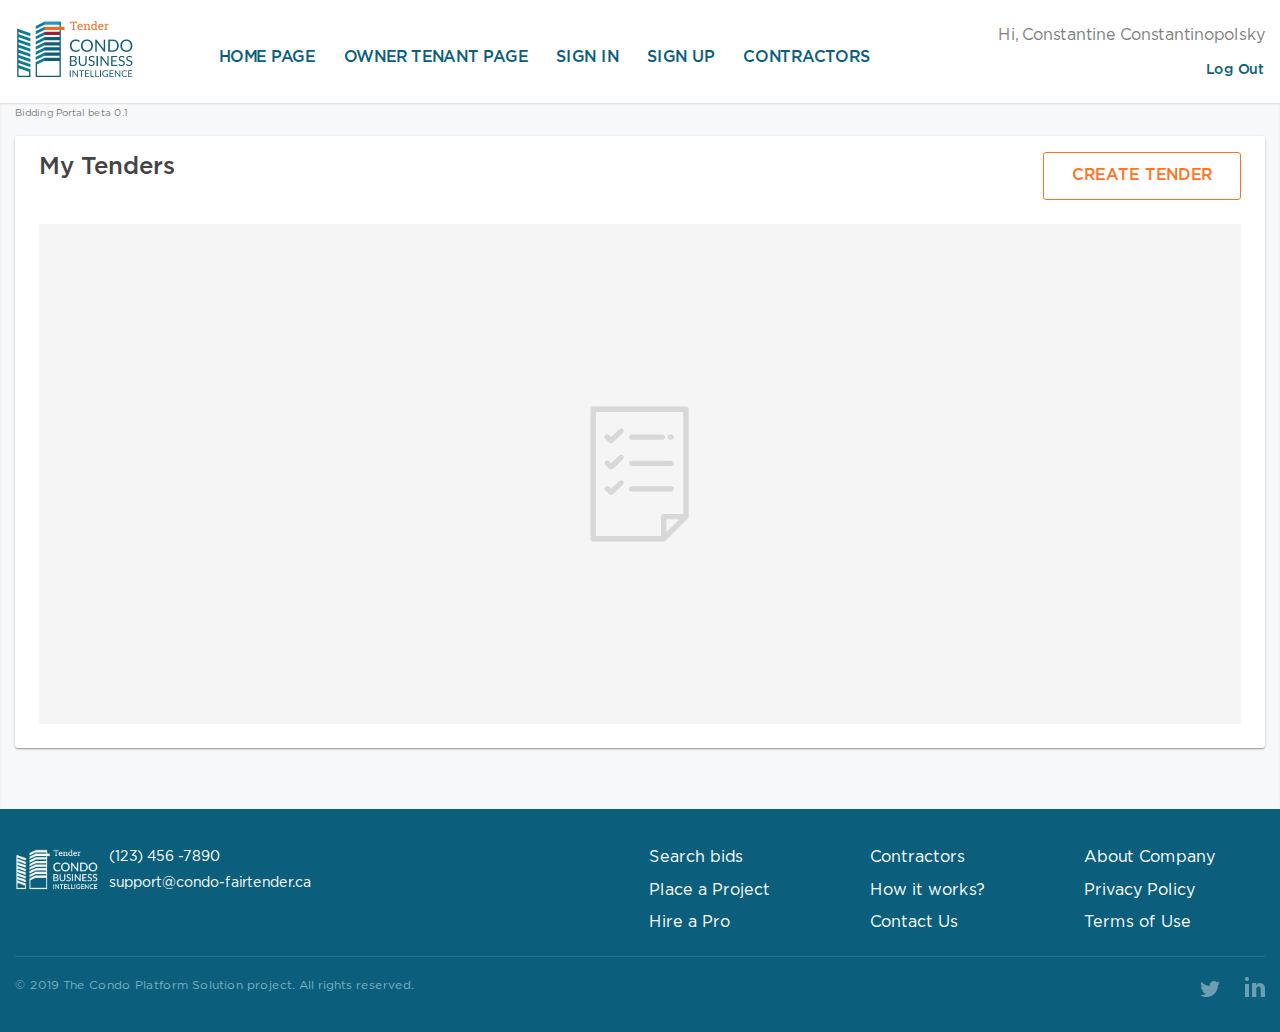
<file: owner-tenant.html>
<!DOCTYPE html>
<html lang="en">
<head>
    <meta charset="UTF-8">
    <meta name="viewport" content="width=device-width, initial-scale=1.0">
    <meta http-equiv="X-UA-Compatible" content="ie=edge">
    <title>Canada Owner Tenant</title>
    <link rel="stylesheet" href="css/normalize.css">
    <link rel="stylesheet" href="css/style.css">
</head>
<body>
    <div class="wrapper homepage">
        <header class="header container">
            <a href="index.html"><img src="img/logo_tmp.png" class="header__logo" title="logo"></a>
            <nav class="header__menu">
                    <ul class="header__list">
                        <li><a href="index.html">HOME PAGE</a></li>
                        <li>
                            <a href="owner-tenant.html">OWNER TENANT PAGE</a>
                            <ul class="header__menu-submenu">
                                <li><a href="index.html">HOME PAGE 1</a></li>
                                <li><a href="index.html">HOME PAGE 2</a></li>
                            </ul>
                        </li>
                        <li>
                            <a href="sign-in.html">SIGN IN</a>
                            <ul class="header__menu-submenu">
                                <li><a href="index.html">HOME PAGE 1</a></li>
                                <li><a href="index.html">HOME PAGE 2</a></li>
                            </ul>
                        </li>
                        <li><a href="sign-up-form.html">SIGN UP</a></li>
                        <li><a href="#">contractors</a></li>
                    </ul>
                </nav>
            <div class="header__owner-menu">
                <p class="header__owner-greeting">Hi, Constantine Constantinopolsky</p>
                <a href="#" class="header__owner-log-out">Log Out</a>
            </div>
            <img src="img/burger.png" class="header__icon header__icon-burger" id="header__icon-burger" title="burger">
            <img src="img/closed.png" class="header__icon header__icon-closed" id="header__icon-closed" title="burger">
        </header>
        <main class="tenant-wrap">
            <nav class="mobile-menu-block" id="mobile-menu-block">
                <ul class="mobile-menu-list">
                    <li>
                        <a class="mobile-menu-item" id="mobile-menu-item" href="#">HOME PAGE</a>
                        <ul class="mobile-menu-submenu">
                            <li><a class="mobile-menu-item" href="index.html">HOME PAGE 1</a></li>
                            <li><a class="mobile-menu-item" href="index.html">HOME PAGE 2</a></li>
                        </ul>
                    </li>
                    <li>
                        <a class="mobile-menu-item" href="owner-tenant.html">OWNER TENANT PAGE</a>
                        <ul class="mobile-menu-submenu">
                            <li><a class="mobile-menu-item" href="index.html">HOME PAGE 1</a></li>
                            <li><a class="mobile-menu-item" href="index.html">HOME PAGE 2</a></li>
                        </ul>
                    </li>
                    <li><a class="mobile-menu-item" href="sign-in.html">SIGN IN</a></li>
                    <li><a class="mobile-menu-item" href="sign-up-form.html">SIGN UP</a></li>
                    <li><a class="mobile-menu-item" href="#">contractors</a></li>
                </ul>
            </nav>
            <div class="container tenant-container-style">
                <p class="tenant__beta">Bidding Portal beta 0.1</p>
                <div class="tenant-block-style">
                    <div class="tenant-block__header">
                        <p class="tenant-block__text">My Tenders</p>
                        <button class="tenant-block__btn btn-style">CREATE TENDER</button>
                    </div>
                    <div class="tenant-block__layout"></div>
                </div>
            </div>
        </main>
        <footer class="footer">
            <div class="container">
                <div class="footer__wrap">
                    <div class="footer__logo-block">
                        <img src="img/logo_white.png" class="footer__logo" title="logo">
                        <div class="footer__info">
                            <a href="tel:1234567890" class="footer__number">(123) 456 -7890</a>
                            <a href="#" class="footer__email">support@condo-fairtender.ca</a>
                        </div>
                    </div>
                    <div class="footer__list">
                        <ul>
                            <li><a href="#">Search bids</a></li>
                            <li><a href="#">Place a Project</a></li>
                            <li><a href="#">Hire a Pro</a></li>
                        </ul>
                        <ul>
                            <li><a href="#">Contractors</a></li>
                            <li><a href="#">How it works?</a></li>
                            <li><a href="#">Contact Us</a></li>
                        </ul>
                        <ul>
                            <li><a href="#">About Company</a></li>
                            <li><a href="#">Privacy Policy</a></li>
                            <li><a href="#">Terms of Use</a></li>
                        </ul>
                    </div>
                </div>
                <div class="footer-hr"></div>
                <div class="copyright">
                    <p class="copyright__text">© 2019 The Condo Platform Solution project. All rights reserved.</p>
                    <div class="copyright__social">
                        <a href="#"><img src="img/twitter.svg" class="copyright__social-img" title="Twitter"></a>
                        <a href="#"><img src="img/linkedin.png" class="copyright__social-img" title="Linkedin"></a>
                    </div>
                </div>
            </div>
        </footer>
    </div>
    <script src="js/script.js"></script>
</body>
</html>
</file>
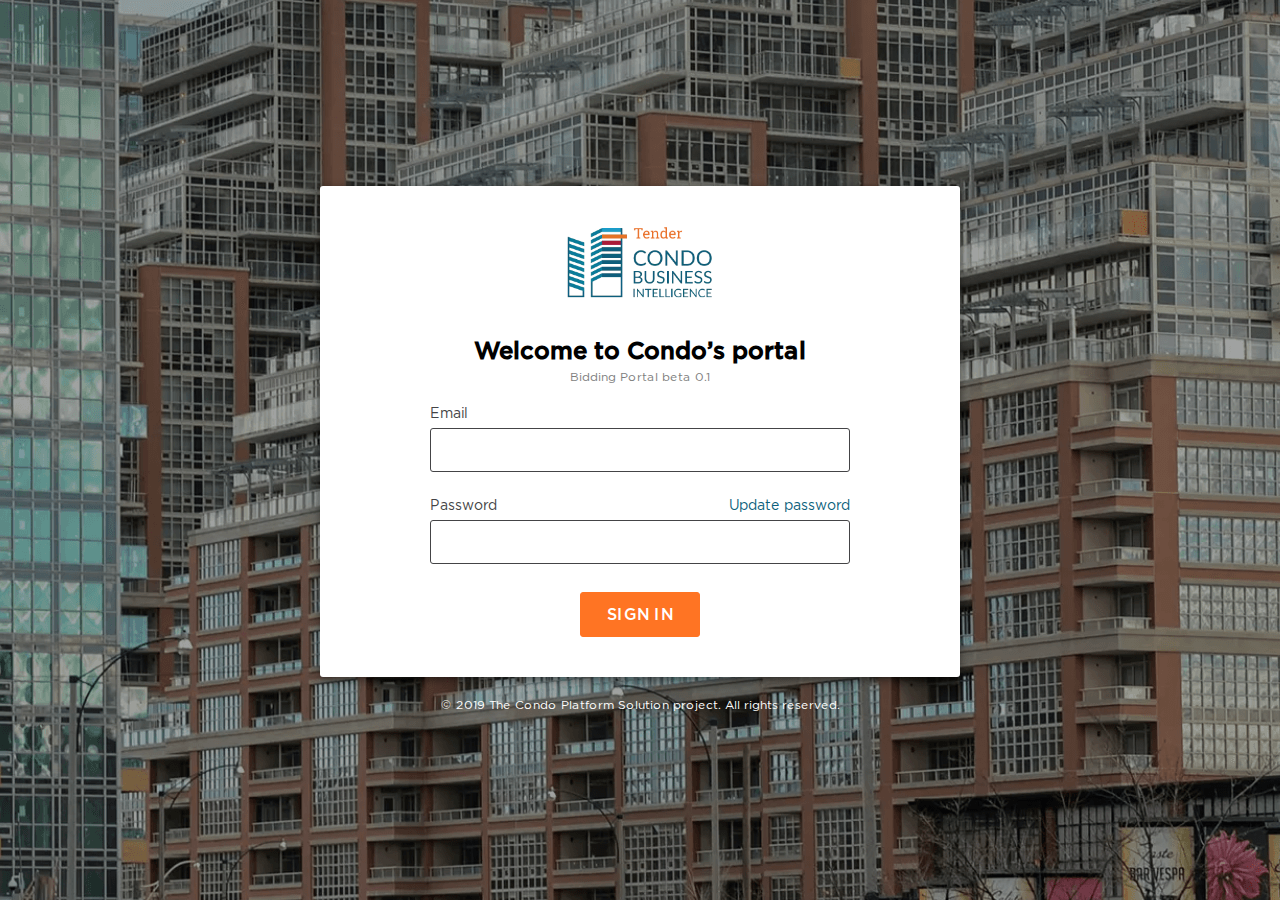
<file: sign-in.html>
<!DOCTYPE html>
<html lang="en">
<head>
    <meta charset="UTF-8">
    <meta name="viewport" content="width=device-width, initial-scale=1.0">
    <meta http-equiv="X-UA-Compatible" content="ie=edge">
    <title>Canada sign in</title>
    <link rel="stylesheet" href="css/normalize.css">
    <link rel="stylesheet" href="css/style.css">
</head>
<body>
    <div class="wrapper sign-in-bg">
        <div class="sign-in"> 
            <div class="sign-in__block">
                <a href="index.html">
                    <img src="img/logo_tmp.png" class="sign-in__img" title="logo">
                </a>
                <h2>Welcome to Condo’s portal</h2>
                <p class="beta">Bidding Portal beta 0.1</p>
                <form action="#" class="sign-in__form" method="post">
                    <label for="login-filder" class="sign-in__label">Email</label>
                    <input type="text" name="login" class="sign-in__input" id="login-filder">
                    <label for="password" class="sign-in__label">
                        Password
                        <a href="#" class="label-link">Update password</a>
                    </label>
                    <input type="password" name="password" class="sign-in__input" id="password">
                    <input type="submit" class="btn-submit btn-fill-style" value="Sign in">
                </form>
            </div>
            <div class="sign-in__copyright">
                © 2019 The Condo Platform Solution project. All rights reserved.
            </div>
        </div>
    </div>
    <script src="js/script.js"></script>
</body>
</html>
</file>
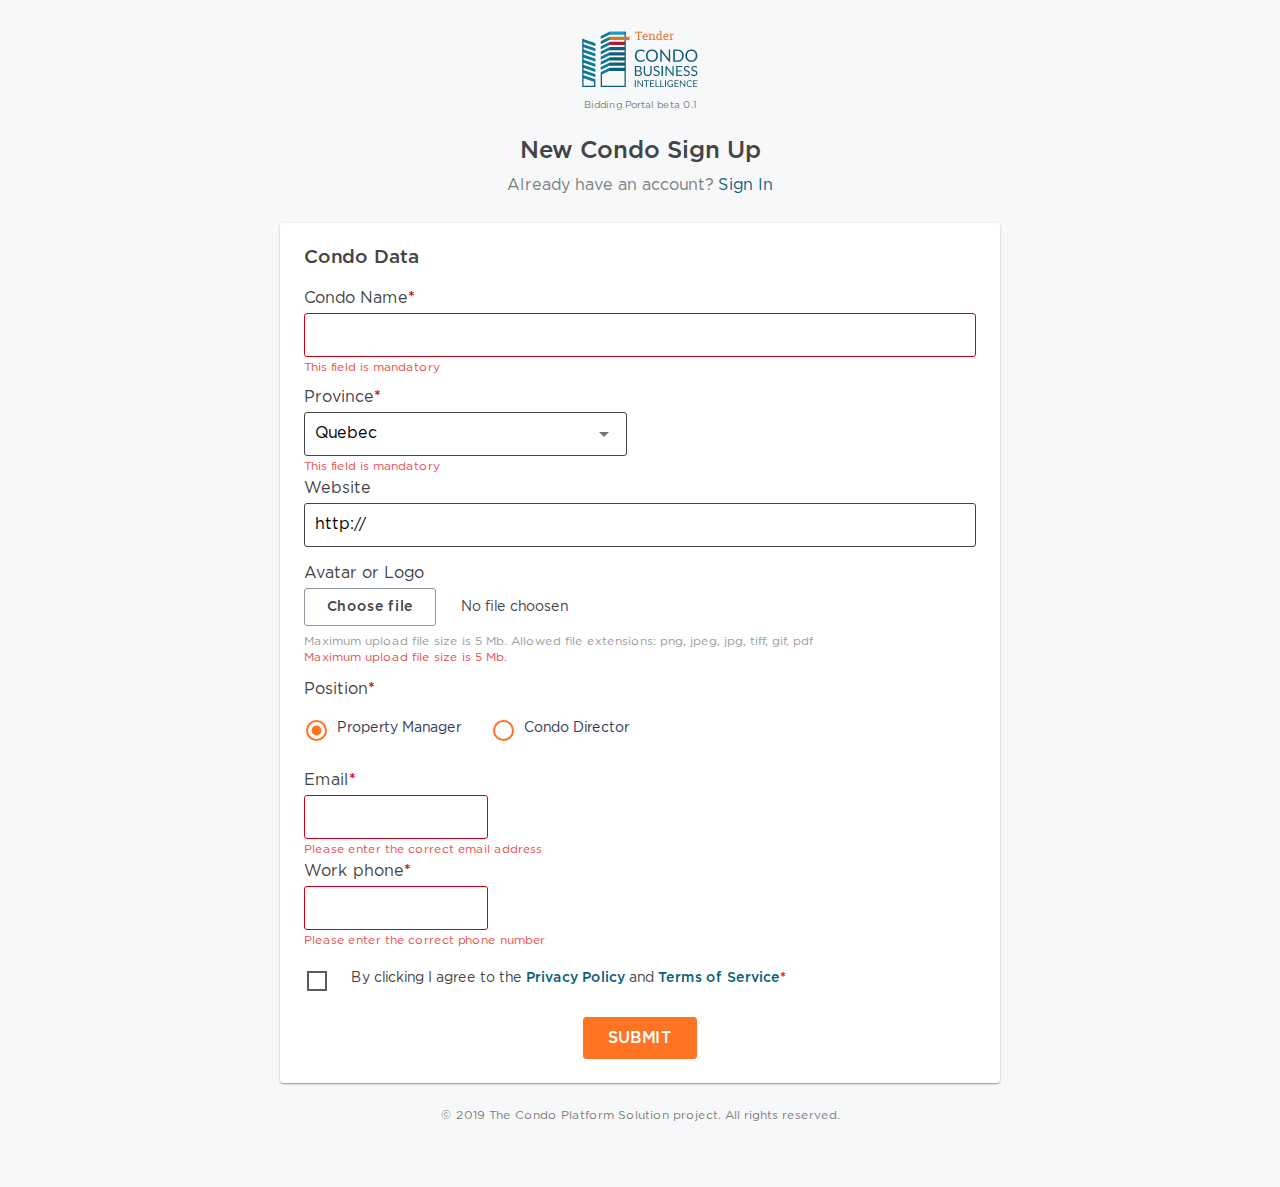
<file: sign-up-form.html>
<!DOCTYPE html>
<html lang="en">
<head>
    <meta charset="UTF-8">
    <meta name="viewport" content="width=device-width, initial-scale=1.0">
    <meta http-equiv="X-UA-Compatible" content="ie=edge">
    <title>Sign up form</title>
    <link rel="stylesheet" href="css/normalize.css">
    <link rel="stylesheet" href="css/style.css">
</head>
<body>
    <div class="wrapper sign-up">
        <div class="sign-up__block">
            <header class="sign-up__header">
                <a href="index.html"><img src="img/logo_tmp.png" class="sign-up__logo" title="Logo"></a>
                <span class="sign-up__beta">Bidding Portal beta 0.1</span>
                <h3 class="sign-up__title">New Condo Sign Up</h3>
                <span class="sign-up__question">
                    Already have an account?
                    <a href="#" class="sign-up__link-in">Sign In</a>
                </span>
            </header>
            <main class="sign-up__main">
                <form action="#" class="sign-up__form" method="post">
                    <p class="condo-data">Condo Data</p>
                    <div class="condo-block">        
                        <label for="condo" class="sing-up__label">Condo Name<span class="required-symbol">*</span></label>
                        <input type="text" class="sing-up__input input-max-width required-input" name="name" id="condo" required>
                        <p class="required-text">This field is mandatory</p>
                    </div>
                    <div class="province-block">
                        <label for="province" class="sing-up__label">Province<span class="required-symbol">*</span></label>
                        <select name="province" class="sign-up__select" id="province" required>
                            <option value="Quebec">Quebec</option>
                            <option value="Quebec1">Quebec1</option>
                            <option value="Quebec2">Quebec2</option>
                        </select>
                        <p class="required-text">This field is mandatory</p>
                    </div>
                    <div class="website-block">
                        <label for="website" class="sing-up__label">Website</label>
                        <input type="url" value="http://" class="sing-up__input input-max-width" name="website" id="website">
                    </div>
                    <div class="choose-logo-block">
                        <p class="sing-up__label">Avatar or Logo</p>
                        <div class="choose-logo__file">
                            <label for="uploaded-file" class="choose-label-style">Choose file</label>
                            <input type="file" class="choose-hide-input" name="file" id="uploaded-file">
                            <p class="choose-logo__file-info">No file choosen</p>
                        </div>
                        <p class="choose-logo__text">
                            Maximum upload file size is 5 Mb. Allowed file extensions: png, jpeg, jpg, tiff, gif, pdf
                        </p>
                        <p class="maximum-upload-file">Maximum upload file size is 5 Mb.</p>
                    </div>
                    <div>
                        <p class="sing-up__label">Position<span class="required-symbol">*</span></p>
                        <div class="position-block">
                            <div>
                                <input type="radio" name="choice" id="choice1" class="input-radio-style" checked>
                                <label for="choice1" class="label-radio-style">Property Manager</label>
                            </div>
                            <div>
                                <input type="radio" name="choice" id="choice2" class="input-radio-style">
                                <label for="choice2" class="label-radio-style">Condo Director</label>
                            </div>
                        </div>
                    </div>
                    <div class="email-block">
                        <label for="email" class="sing-up__label">Email<span class="required-symbol">*</span></label>
                        <input type="email" class="sing-up__input required-input" name="email" id="email" required>
                        <p class="required-text">Please enter the correct email address</p>
                    </div>
                    <div class="phone-block">
                        <label for="tel" class="sing-up__label">Work phone<span class="required-symbol">*</span></label>
                        <input type="tel" class="sing-up__input required-input" name="work phone" id="tel" required>
                        <p class="required-text">Please enter the correct phone number</p>
                    </div>
                    <div class="checkbox-block">
                        <input type="checkbox" class="sing-up__checkbox-input" name="checkbox agree" id="checkbox-agree" required>
                        <label for="checkbox-agree" class="sing-up__checkbox-label">
                            By clicking I agree to the <a href="#">Privacy Policy</a> 
                            and <a href="#">Terms of Service</a><span class="required-symbol">*</span>
                        </label>
                    </div>
                    <input type="submit" class="sign-up__submit btn-fill-style" value="SUBMIT">
                </form>
            </main>
            <p class="sign-up-copyright">© 2019 The Condo Platform Solution project. All rights reserved.</p>
        </div>
    </div>
    <script src="js/script.js"></script>
</body>
</html>
</file>
<file: css/style.css>
@font-face {
    font-family: 'Gotham Pro';
    src: local('Gotham Pro Regular'), local('Gotham-Pro-Regular'),
        url('../fonts/GothamPro.woff2') format('woff2'),
        url('../fonts/GothamPro.woff') format('woff'),
        url('../fonts/GothamPro.ttf') format('truetype');
    font-weight: 400;
    font-style: normal;
}

@font-face {
    font-family: 'Gotham Pro';
    src: local('Gotham Pro Italic'), local('Gotham-Pro-Italic'),
        url('../fonts/GothamPro-Italic.woff2') format('woff2'),
        url('../fonts/GothamPro-Italic.woff') format('woff'),
        url('../fonts/GothamPro-Italic.ttf') format('truetype');
    font-weight: normal;
    font-style: italic;
}

@font-face {
    font-family: 'Gotham Pro';
    src: local('Gotham Pro Medium'), local('Gotham-Pro-Medium'),
        url('../fonts/GothamPro-Medium.woff2') format('woff2'),
        url('../fonts/GothamPro-Medium.woff') format('woff'),
        url('../fonts/GothamPro-Medium.ttf') format('truetype');
    font-weight: 500;
    font-style: normal;
}

/* ------common styles------ */


* {
    margin: 0;
    padding: 0;
    -webkit-box-sizing: border-box;
            box-sizing: border-box;
}

body {
    font-family: 'Gotham Pro', Arial, sans-serif;
    background-color: #0c5f7c;
}

a {
    text-decoration: none;
}

li {
    list-style: none;
}

.wrapper {
    max-width: 1440px;
    margin: 0 auto;
    text-align: center;
}

.container {
    margin: 0 120px;
}

.section__title {
    margin-bottom: 48px;
    font-size: 40px;
    font-weight: 500;
    line-height: 1.1;
    color: #444446;
}

.btn-style {
    background-color: #ffffff;
    color: #ff7423;
    font-size: 16px;
    font-weight: 500;
    letter-spacing: 0.25px;
    text-transform: uppercase;
    border-radius: 3px;
    border: solid 1px #ff7423;
    cursor: pointer;
}

.btn-style:hover {
    color: #ff8943;
    border: solid 1px #ff8943;
}

.btn-style:active {
    color: #ffffff;
    border: solid 1px #ff7423;
    background-color: #ff7423;
}

.btn-style:disabled {
    color: #b7b7b7;
    border: solid 1px #e2e2e2;
    background-color: #f8f8f8;
}

.btn-fill-style {
    background-color: #ff7423;
    color: #ffffff;
    font-size: 16px;
    font-weight: 500;
    border-radius: 3px;
    letter-spacing: 0.25px;   
    text-transform: uppercase;
    border: solid 1px #ff7423;
    cursor: pointer;
}

.btn-fill-style:hover {
    border: solid 1px #ff7423;
    background-color: #ff8943;
}

.btn-fill-style:active {
    color: #ffffff;
    border: solid 1px #ff7423;
    background-color: #ff7423;
}

.btn-fill-style:disabled {
    color: #838383;
    border: solid 1px #e2e2e2;
    background-color: #e2e2e2;
}

/* ---------------MAIN PAGE--------------- */

.homepage {
    background-color: #ffffff;
}

.header {
    position: relative;
    display: -webkit-box;
    display: -ms-flexbox;
    display: flex;
    -webkit-box-align: center;
        -ms-flex-align: center;
            align-items: center;
    -webkit-box-pack: justify;
        -ms-flex-pack: justify;
            justify-content: space-between;
    padding: 20px 0 18px;
    background-color: #ffffff;
}

.header__logo {
    width: 120px;
    height: 60px;
}

.header__list {
    text-transform: uppercase;
    font-size: 16px;
    font-weight: 500;
    letter-spacing: -0.25px;
}

.header__list > li:not(:first-child) {
    margin-top: 10px;
    margin-left: 24px;
}

.header__list li {
    display: inline-block;
}

.header__list a {
    color: #0c5f7c;
}

.header__list a:hover {
    color: #ff7423;
}

.header__list > li{
    position: relative;
}

.header__menu-submenu {
    min-width: 250px;
    display: none;
    position: absolute;
    left: -20px;
    padding: 30px 10px 10px;
    background-color: #ffffff;
    border-radius: 3px;
    text-align: left;
    z-index: 2;
}

.header__menu-submenu li {
    margin: 0 10px 10px 10px;
}

.header__list > li:hover .header__menu-submenu {
    display: block;
}

.header__list > a {
    background-color: #0088cc;
    color: white;
}

.header__select {
    margin-left: 20px;
}

.header__button {
    padding: 12px 16px;
}

.header__icon {
    position: absolute;
    width: 20px;
    right: 0;
    cursor: pointer;
}

.header__icon-burger {
    display: none;
}

.header__icon-closed {
    display: none;
}

.header__select-menu {
    display: none;
    position: absolute;
    top: 83px;
    right: 0;
    padding: 8px 0;  
    background-color: #ffffff;
    border-radius: 3px;
    z-index: 1;
    -webkit-box-shadow: 0 5px 5px -3px rgba(0, 0, 0, 0.2),
                0 3px 14px 2px rgba(0, 0, 0, 0.12), 
                0 8px 10px 1px rgba(0, 0, 0, 0.14);
            box-shadow: 0 5px 5px -3px rgba(0, 0, 0, 0.2),
                0 3px 14px 2px rgba(0, 0, 0, 0.12), 
                0 8px 10px 1px rgba(0, 0, 0, 0.14);
}

.header__select-block {
    display: -webkit-box;
    display: -ms-flexbox;
    display: flex;
    -webkit-box-align: center;
        -ms-flex-align: center;
            align-items: center;
    padding: 15px 17px;
    background-color: #ffffff;
}

.header__select-block:hover {
    background-color: #f5f5f5;
}

.header__select-svg {
    width: 30px;
}

.header__select-block:hover .header__select-svg {
    stroke: #ff7423; 
    fill: #ff7423;
    -webkit-transition: all ease 0.3s;
    -o-transition: all ease 0.3s;
    transition: all ease 0.3s;
}

.header__select-text {
    padding-left: 15px;
    font-size: 14px;
    line-height: 1.43;
    color: #444446;
}

.header__owner-menu {
    margin-left: 45px;
    display: -webkit-box;
    display: -ms-flexbox;
    display: flex;
    -webkit-box-orient: vertical;
    -webkit-box-direction: normal;
        -ms-flex-direction: column;
            flex-direction: column;
    -webkit-box-align: end;
        -ms-flex-align: end;
            align-items: flex-end;
}

.header__owner-greeting {
    margin-bottom: 16px;
    font-size: 16px;
    letter-spacing: -0.25px;
    color: #7e7e7e;
}

.header__owner-log-out {
    font-size: 14px;
    font-weight: 500;
    letter-spacing: -0.22px;
    color: #0c5f7c;
}

.header__owner-log-out:hover {
    color: #208EB4;
    text-decoration: underline;
}

.main {
    position: relative;
}

.mobile-menu-block {
    position: absolute;
    display: none;
    width: 100%;
    padding: 25px;
    text-align: left;
    border-top: 1px solid lightgray;
    background: #ffffff;
    visibility: hidden;
    left: -100%;
    -webkit-transition-duration: 1s;
         -o-transition-duration: 1s;
            transition-duration: 1s;
}

.mobile-menu-toggle {
    visibility: visible;
    left: 0;
    -webkit-transition-duration: 1s;
         -o-transition-duration: 1s;
            transition-duration: 1s;
}

.mobile-menu-list > li:not(:first-child) {
    padding-top: 22px;
}

.mobile-menu-item {
    text-transform: uppercase;
    font-size: 18px;
    font-weight: 500;
    letter-spacing: -0.29px;
    color: #0c5f7c;
}

.mobile-menu-item:hover {
    color: #ff7423;
}

.mobile-menu-submenu {
    margin-top: 10px;
    margin-left: 24px;
}

.mobile-menu-submenu > li {
    position: relative;
    margin-top: 10px;
}

.mobile-menu-submenu > li > a {
    font-size: 16px;
}

.main__section {
    color: #ffffff;
    background: url("../img/main-img.jpeg") 50% 100% no-repeat;
    background-size: cover;
}


.dimming-background {
    padding: 56px 0 59px;
    background: -o-linear-gradient(bottom, rgba(103, 97, 169, 0.2), 
                                        rgba(61, 38, 29, 0.62));
    background: -webkit-gradient(linear, left bottom, left top, from(rgba(103, 97, 169, 0.2)), 
                                        to(rgba(61, 38, 29, 0.62)));
    background: linear-gradient(to top, rgba(103, 97, 169, 0.2), 
                                        rgba(61, 38, 29, 0.62));
}

.main__title {
    font-size: 62px;
    font-weight: bold;
    line-height: 1.19;
    margin-bottom: 26px;
}

.main__description {
    margin-bottom: 43px;
    text-shadow: 0 1px 4px rgba(0, 0, 0, 0.5);
    font-size: 28px;
}

.main__btn {
    display: inline-block;
    padding: 14px 28px;
}

.services {
    padding: 83px 0 62px;
    background-color: #f3f9fe;
}

.services__info_wrap {
    max-width: 368px;
    margin: 15px;
    padding: 24px;
    border-radius: 2px;
    background-color: #ffffff;
}

.services__info {
    display: -webkit-box;
    display: -ms-flexbox;
    display: flex;
    -webkit-box-pack: justify;
        -ms-flex-pack: justify;
            justify-content: space-between;
    -webkit-box-align: start;
        -ms-flex-align: start;
            align-items: flex-start;
}

.services__info_img {
    height: 85px;
    margin-bottom: 28px;
}

.services__info_title {
    margin-bottom: 8px;
    font-size: 28px;
    font-weight: 500;
    line-height: 1.43;
    letter-spacing: -0.35px;
    color: #444446;
}

.services__info_text {
    margin-bottom: 16px;
    text-align: left;
    font-size: 18px;
    line-height: 1.78;
    color: #444446;
}

.cervices__info_btn {
    display: block;
    padding: 14px;
}

.how-it-works {
    padding: 56px 0 100px;
    background-color: #fbfcfd;
}

.how-it-works__video {
    width: 698px;
    height: 392px;
}

.partners {
    position: relative;
    padding: 71px 0 112px;
    background-color: #f5f5f5;
}

.partners:before {
    content: "";
    display: block;
    position: absolute;
    width: 72px;
    height: 72px;
    margin-left: -36px;
    top: -36px;
    left: 50%;
    background-image: url('../img/canada.png');
    background-size: 100%;
    
}

.partners__images {
    display: -webkit-box;
    display: -ms-flexbox;
    display: flex;
    -webkit-box-pack: justify;
        -ms-flex-pack: justify;
            justify-content: space-between;
    -webkit-box-align: center;
        -ms-flex-align: center;
            align-items: center;
    -ms-flex-wrap: wrap;
        flex-wrap: wrap;
}

.partners_img {
    width: 206px;
    padding: 15px;
}

.try-now {
    padding: 110px 0 96px;
    display: -webkit-box;
    display: -ms-flexbox;
    display: flex;
    -webkit-box-orient: vertical;
    -webkit-box-direction: normal;
        -ms-flex-direction: column;
            flex-direction: column;
    -webkit-box-pack: center;
        -ms-flex-pack: center;
            justify-content: center;
    -webkit-box-align: center;
        -ms-flex-align: center;
            align-items: center;
    background-color: #fbfcfd;
}

.try-now__text {
    margin-bottom: 27px;
    font-size: 16px;
    line-height: 1.63;
    color: #444446;
}

.try-now__btn {
    width: 180px;
    display: inline-block;
    padding: 10px 0;
}

.footer {
    padding: 40px 0 29px;
    background-color: #0c5f7c;
    color: #ffffff;
    text-align: left;
}

.footer__wrap {
    display: -webkit-box;
    display: -ms-flexbox;
    display: flex;
    -webkit-box-pack: justify;
        -ms-flex-pack: justify;
            justify-content: space-between;
    -webkit-box-align: start;
        -ms-flex-align: start;
            align-items: flex-start;
}

.footer__list {
    display: -webkit-box;
    display: -ms-flexbox;
    display: flex;
}

.footer__list ul {
    margin-right: 153px;
}

.footer__list ul:last-child {
    margin-right: 50px;
}

.footer__list ul li:not(:last-child) {
    margin-bottom: 14px;
}

.footer__list a {
    color: #ffffff;
}

.footer__list a:hover {
    color: #ffffff;
    text-decoration: underline;
}

.footer__logo-block {
    display: -webkit-box;
    display: -ms-flexbox;
    display: flex;
}

.footer__logo {
    width: 84px;
    margin-right: 10px;
}

.footer__info {
    display: -webkit-box;
    display: -ms-flexbox;
    display: flex;
    -webkit-box-orient: vertical;
    -webkit-box-direction: normal;
        -ms-flex-direction: column;
            flex-direction: column;
    -webkit-box-pack: justify;
        -ms-flex-pack: justify;
            justify-content: space-between;
}

.footer__number,
.footer__email {
    color: #ffffff;
    font-size: 14px;
}

.footer-hr {
    height: 1px;
    margin: 24px 0 20px;
    opacity: 0.25;
    border-top: solid 1px #7bafc1;
}

.copyright {
    display: -webkit-box;
    display: -ms-flexbox;
    display: flex;
    -webkit-box-pack: justify;
        -ms-flex-pack: justify;
            justify-content: space-between;
}

.copyright__text {
    font-size: 12px;
    line-height: 1.42;
    color: #7bafc1;
}

.copyright__social-img {
    width: 20px;
}

.copyright__social a:not(:first-child) {
    margin-left: 20px;
}

/* ---------------MAIN MEDIA-------------- */

@media screen and (max-width: 1450px) {
    .services__info {
        -webkit-box-pack: center;
            -ms-flex-pack: center;
                justify-content: center;
    }
}

@media screen and (max-width: 1300px) {
    .container {
        margin: 0 15px;
    }
    .main__title {
        font-size: 44px;
    }
    .footer__list ul {
        margin-right: 100px;
    }
}

@media screen and (max-width: 1045px) {
    .header {
        -webkit-box-pack: justify;
            -ms-flex-pack: justify;
                justify-content: space-between;
        -ms-flex-wrap: wrap;
            flex-wrap: wrap;
    }
    .header__menu {
        margin: 0 auto;
        -webkit-box-ordinal-group: 2;
            -ms-flex-order: 1;
                order: 1;
    }
    .footer__list ul {
        margin-right: 50px;
    }
    .footer__list ul:last-child {
        margin-right: 0;
    }
}

@media screen and (max-width: 850px) {
    .header__list {
        font-size: 14px;
    }
    .footer__wrap {
        -ms-flex-wrap: wrap;
            flex-wrap: wrap;
        -webkit-box-pack: start;
            -ms-flex-pack: start;
                justify-content: flex-start;
    }
    .footer__logo-block {
        margin-right: 104px;
        -webkit-box-orient: vertical;
        -webkit-box-direction: normal;
            -ms-flex-direction: column;
                flex-direction: column;   
    }
    .footer__info {
        margin-top: 20px;
    }
    .footer__list {
        -webkit-box-orient: vertical;
        -webkit-box-direction: normal;
            -ms-flex-direction: column;
                flex-direction: column;
    }
    .footer__list ul:not(:first-child) {
        margin: 14px 0 0;
    }
}

@media screen and (max-width: 825px) {
    .services__info {
		-ms-flex-wrap: wrap;
		    flex-wrap: wrap;
	}
	.services__info_wrap {
		max-width: 100%;
		margin: 15px 0;
    }
}

@media screen and (max-width: 730px) {
    .how-it-works__video {
        width: 100%;
        height: auto;
    }
    .header__list li:not(:first-child) {
        margin-left: 16px;
    }
}

@media screen and (max-width: 700px) {
    .services__info {
        display: block;
    }
    .cervices__info_btn {
        width: 180px;
        margin: 0 auto;
    }
    .section__title {
        margin-bottom: 30px;
        font-size: 32px;
    }
    .partners {
        padding-bottom: 70px;
    }
    .try-now {
        padding-top: 70px;
    }
    .partners:before {
        width: 38px;
        height: 38px;
        margin-left: -19px;
        top: -19px;
    }
}

@media screen and (max-width: 690px) {
    .header__menu {
        display: none;
    }
    .header__select {
        margin: 0 40px 0 0;
    }
    .header__owner-menu {
        margin: 0 60px 0 0;
    }
    .header__icon-burger,
    .mobile-menu-block {
        display: block;
    }
}

@media screen and (min-width: 691px) {
    .header__icon-burger,
    .mobile-menu-block {
        display: none;
    }
}

@media screen and (max-width: 640px) {
    .main__title {
        font-size: 34px;
    }
    .main__description {
        font-size: 24px;
    }
}

@media screen and (max-width: 550px) {
    .partners__images {
        -webkit-box-pack: center;
            -ms-flex-pack: center;
                justify-content: center;
    }
    .cervices__info_btn {
        width: 100%;
        margin: 0;
    }
    .copyright {
        -ms-flex-wrap: wrap;
            flex-wrap: wrap;
    }
}

@media screen and (max-width: 505px) {
    .footer__list {
        margin-top: 50px;
    }
}

@media screen and (max-width: 500px) {
    .header__owner-greeting {
        display: none;
    }
    .partners__images {
        -webkit-box-pack: center;
            -ms-flex-pack: center;
                justify-content: center;
    }
    .cervices__info_btn {
        width: 100%;
        margin: 0;
    }
    .copyright__social,
    .footer__info {
        margin-top: 20px;
    }
}

/* --------------SIGN-IN PAGE------------- */

.sign-in-bg {
    background-image: url("../img/building.png");
}

.sign-in {
    height: 900px;
    display: -webkit-box;
    display: -ms-flexbox;
    display: flex;
    -webkit-box-align: center;
        -ms-flex-align: center;
            align-items: center;
    -webkit-box-pack: center;
        -ms-flex-pack: center;
            justify-content: center;
    -webkit-box-orient: vertical;
    -webkit-box-direction: normal;
        -ms-flex-direction: column;
            flex-direction: column;
    text-align: center;
    background-color: rgba(0, 0, 0, 0.36);
}

.sign-in__block {
    width: 640px;
    padding: 40px 0;
    margin-bottom: 20px;
    display: -webkit-box;
    display: -ms-flexbox;
    display: flex;
    -webkit-box-orient: vertical;
    -webkit-box-direction: normal;
        -ms-flex-direction: column;
            flex-direction: column;
    -webkit-box-align: center;
        -ms-flex-align: center;
            align-items: center;
    border-radius: 3px;
    -webkit-box-shadow: 0 3px 10px 0 rgba(0, 0, 0, 0.5);
            box-shadow: 0 3px 10px 0 rgba(0, 0, 0, 0.5);
    background-color: #ffffff;
}

.sign-in__img {
    width: 150px;
    height: 75px;
    margin-bottom: 32px;
}

.sign-in__form {
    width: 420px;
}

.beta {
    margin: 5px 0 15px;
    font-size: 12px;
    color: #7e7e7e;
}

.sign-in__label {
    display: block;
    text-align: left;
    font-size: 14px;
    line-height: 2;
    color: #444446;
}

.label-link {
    float: right;
    font-size: 14px;
    line-height: 2;
    color: #0c5f7c;
}

.label-link:hover {
    color: #208EB4;
    text-decoration: underline;
}

.sign-in__input {
    width: 420px;
    height: 44px;
    margin-bottom: 20px;
    padding-left: 10px;
    border: 1px solid #444446;
    border-radius: 3px;
    font-size: 16px;
    line-height: 1.5;
    color: #000000;
}

.btn-submit {
    width: 120px;
    display: block;
    margin: 8px auto 0;
    padding: 14px 0 10px;
}

.sign-in__copyright {
    font-size: 12px;
    line-height: 1.42;
    color: #ffffff;
}

@media screen and (max-width: 660px){
    .sign-in__block {
        width: 100%;
    }
}

@media screen and (max-width: 440px){
    .sign-in__block {
        padding: 40px 15px;
    }
    .sign-in__form,
    .sign-in__input {
        width: 100%;
    }
}

/* ---------------SIGN UP PAGE-------------- */

.sign-up {
    background-color: #f7f8f9;
}

.sign-up__block {
    max-width: 720px;
    margin: 0 auto;
    padding: 30px 0 63px;
}

.sign-up__header {
    display: -webkit-box;
    display: -ms-flexbox;
    display: flex;
    -webkit-box-orient: vertical;
    -webkit-box-direction: normal;
        -ms-flex-direction: column;
            flex-direction: column;
    -webkit-box-align: center;
        -ms-flex-align: center;
            align-items: center;
    text-align: center;
    padding-bottom: 24px;
}

.sign-up__logo {
    width: 120px;
    height: 60px;
    margin-bottom: 5px;
}

.sign-up__beta {
    margin-bottom: 24px;
    font-size: 10px;
    color: #7e7e7e;
 }

.sign-up__title {
    margin-bottom: 4px;
    font-size: 24px;
    font-weight: 500;
    line-height: 1.33;
    color: #444446;
}

.sign-up__question {
    font-size: 16px;
    line-height: 1.69;
    color: #7e7e7e;
}

.sign-up__link-in {
    color: #0c5f7c;
}

.sign-up__link-in:hover {
    color: #208EB4;
    text-decoration: underline;
}

.sign-up__main {
    padding: 24px;
    background-color: #ffffff;
    border-radius: 3px;
    -webkit-box-shadow: 0 1px 3px 0 rgba(0, 0, 0, 0.2),
                0 2px 1px -1px rgba(0, 0, 0, 0.12),
                0 1px 1px 0 rgba(0, 0, 0, 0.14);
            box-shadow: 0 1px 3px 0 rgba(0, 0, 0, 0.2),
                0 2px 1px -1px rgba(0, 0, 0, 0.12),
                0 1px 1px 0 rgba(0, 0, 0, 0.14);
}

.sign-up__form {
    text-align: left;
}

.condo-data {
    margin-bottom: 16px;
    font-size: 19px;
    font-weight: 500;
    color: #444446;
}

.condo-block {
    margin-bottom: 8px;
}

.input-max-width {
    width: 100%;  
}

.website-block,
.choose-logo-block {
    margin-bottom: 10px;
}

.sign-up-copyright {
    margin-top: 24px;
    font-size: 12px;
    line-height: 1.42;
    color: #7e7e7e;
}

/* -------------Sign up form style------------- */

.sing-up__label {
    display: block;
    font-size: 16px;
    line-height: 1.75;
    color: #444446;
}

.sing-up__input {
    height: 44px;
    margin-bottom: 3px;
    padding-left: 10px;
    border: 1px solid #444446;
    border-radius: 3px;
    font-size: 16px;
    line-height: 1.5;
    color: #000000;
}

.sign-up__select {
    width: 323px;
    height: 44px;
    margin-bottom: 3px;
    padding: 0 10px ;
    border: 1px solid #444446;
    border-radius: 3px;
    font-size: 16px;
    line-height: 1.5;
    color: #000000;
    cursor: pointer;
    background: url("../img/select-arrow.png") no-repeat 96% 50%;
    -webkit-appearance: none;
	    -moz-appearance: none;
	    -ms-appearance: none;
	    appearance: none!important;
}

.choose-label-style {
    display: inline-block;
    margin-bottom: 8px;
    padding: 10px 22px;
    border-radius: 3px;
    border: solid 1px #8f94a1;
    font-size: 14px;
    font-weight: 500;
    letter-spacing: 0.31px;
    color: #444446;
    cursor: pointer;
}

.choose-label-style:hover {
    border: solid 1px #bdc1cc;
    background-color: #fefefe;
}

.choose-label-style:active {
    color: #ffffff;
    border: solid 1px #8f94a1;
    background-color: #8f94a1;
}

.choose-label-style:disabled {
    color: #b7b7b7;
    border: solid 1px #e2e2e2;
  background-color: #f8f8f8;
}

.choose-hide-input {
    display: none;
}

.choose-logo__file-info {
    display: inline-block;
    margin-left: 20px;
    font-size: 14px;
    line-height: 2;
    color: #444446;
}

.choose-logo__text {
    font-size: 12px;
    line-height: 1.33;
    color: #9b9b9b;
}

.sign-up__submit {
    display: block;
    margin: 0 auto;
    padding: 12px 24px 10px;
}

/* --------------checkbox-style-------------- */

.checkbox-block {
    margin-top: 20px;
    margin-bottom: 30px;
}

.sing-up__checkbox-label {
    margin-left: 47px;
    position: relative;
    font-size: 14px;
    font-weight: 400;
    color: #444446;
    cursor: pointer;
}
  
.sing-up__checkbox-label:before {
    content: "";
    position: absolute;
    top: -1px;
    left: -44px;
    z-index: 1;
    width: 16px;
    height: 16px;
    border: 2px solid #5a5a5a;
    -webkit-transition-timing-function: ease-in-out;
         -o-transition-timing-function: ease-in-out;
            transition-timing-function: ease-in-out;
    -webkit-transition-duration: 0.3s;
         -o-transition-duration: 0.3s;
            transition-duration: 0.3s;
}
  
.sing-up__checkbox-input[type="checkbox"] {
    display: none;
}
  
.sing-up__checkbox-input[type="checkbox"]:checked ~ .sing-up__checkbox-label:before {
    width: 21px;
    height: 10px;
    border-color: #ff7423;
    border-top-style: none;
    border-right-style: none;
    -webkit-transform: rotate(-45deg);
        -ms-transform: rotate(-45deg);
            transform: rotate(-45deg);
}

.sing-up__checkbox-label a {
    font-weight: 500;
    color: #0c5f7c;
}

.sing-up__checkbox-label a:hover {
    text-decoration: underline;
    color:  #208EB4;
}

/* ------------radio-style------------ */

.position-block {
    display: -webkit-box;
    display: -ms-flexbox;
    display: flex;
    -ms-flex-wrap: wrap;
        flex-wrap: wrap;
    margin-bottom: 15px;
}

.position-block > div {
    padding: 14px 20px 14px 33px;
}

.position-block > div:first-child {
    padding-right: 30px;
}

.position-block > div:last-child {
    padding-right: 0;
}

.input-radio-style {
    display: none;
}

.input-radio-style:checked ~ .label-radio-style:after {
    -webkit-transform: scale(1.1);
        -ms-transform: scale(1.1);
            transform: scale(1.1);
}

.label-radio-style {
    position: relative;
    font-size: 14px;
    line-height: 1.43;
    color: #303952;
    cursor: pointer;
}

.label-radio-style:before,
.label-radio-style:after {
    content: "";
    position: absolute;
    top: -2px;
    left: -31px;
    border-radius: 50%;
}

.label-radio-style:before {
    width: 17px;
    height: 17px;
    border: solid 2px #ff7423;
}

.label-radio-style:after {
    width: 9px;
    height: 9px;
    top: 4px;
    left: -25px;
    background-color: #ff7423;
    -webkit-transition-duration: 0.28s;
         -o-transition-duration: 0.28s;
            transition-duration: 0.28s;
    -webkit-transition-property: -webkit-transform;
    transition-property: -webkit-transform;
    -o-transition-property: transform;
    transition-property: transform;
    transition-property: transform, -webkit-transform;
    -webkit-transform: scale(0);
        -ms-transform: scale(0);
            transform: scale(0);
}

/* -----------required-style------------- */

.required-symbol {
    color: #d0021b;
    font-weight: 500;
}

.required-input {
    border-color: #d0021b;
}

.required-text {
    visibility: visible;
    font-size: 12px;
    line-height: 1.33;
    letter-spacing: -0.1px;
    color: #eb4c4c;
}

.maximum-upload-file{
    visibility: visible;
    font-size: 12px;
    line-height: 1.33;
    color: #eb4c4c;
}

/* -------------------------------------------- */

@media screen and (max-width: 550px){
    .checkbox-block {
        display: -webkit-box;
        display: -ms-flexbox;
        display: flex;
    }
}

/* ----------------OWNER-TENANT-PAGE---------------- */

.tenant-wrap {
    text-align: left;
    background-color: #f7f8f9;
    -webkit-box-shadow: inset 0 1px 2px 0 rgba(0, 0, 0, 0.1);
            box-shadow: inset 0 1px 2px 0 rgba(0, 0, 0, 0.1);
}

.tenant-container-style {
    padding-bottom: 61px;
}

.tenant__beta {
    padding-top: 5px;
    font-size: 10px;
    color: #7e7e7e;
}

.tenant-block-style {
    margin-top: 16px;
    padding: 16px 24px 24px;
    background-color: #ffffff;
    border-radius: 3px;
    -webkit-box-shadow: 0 1px 3px 0 rgba(0, 0, 0, 0.2),
                0 2px 1px -1px rgba(0, 0, 0, 0.12),
                0 1px 1px 0 rgba(0, 0, 0, 0.14);
            box-shadow: 0 1px 3px 0 rgba(0, 0, 0, 0.2),
                0 2px 1px -1px rgba(0, 0, 0, 0.12),
                0 1px 1px 0 rgba(0, 0, 0, 0.14);
}

.tenant-block__header {
    margin-bottom: 24px;
    display: -webkit-box;
    display: -ms-flexbox;
    display: flex;
    -webkit-box-pack: justify;
        -ms-flex-pack: justify;
            justify-content: space-between;
}

.tenant-block__text {
    font-size: 24px;
    font-weight: 500;
    line-height: 1.33;
    color: #444446;
}

.tenant-block__btn {
    padding: 14px 28px;
}

.tenant-block__layout {
    width: 100%;
    min-height: 500px;
    border-radius: 2px;
    background: url("../img/tender.svg") 50% 50% no-repeat;
    background-size: auto 150px;
    background-color: #f5f5f5;
}

@media screen and (max-width: 550px){
    .tenant-block__header {
        -ms-flex-wrap: wrap;
            flex-wrap: wrap;
    }
    .tenant-block__text {
        margin-bottom: 20px;
    }
}
</file>
